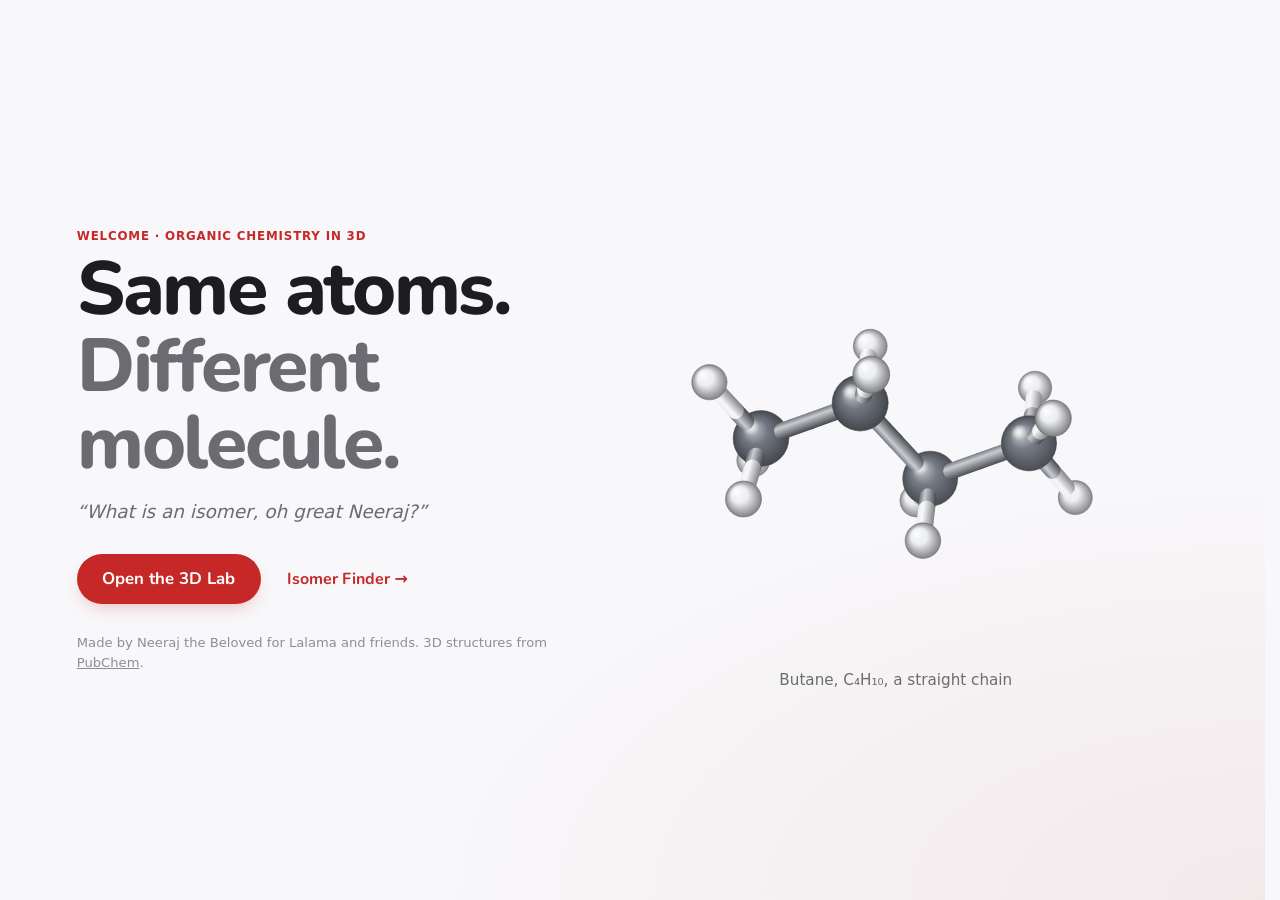
<file: index.html>
<!doctype html>
<html lang="en">
<head>
  <meta charset="utf-8">
  <meta name="viewport" content="width=device-width, initial-scale=1">
  <title>Isomers by Neeraj the Beloved</title>
  <meta name="description" content="3D isomer models you can turn, twist and compare. Made by Neeraj the Beloved for Lalama and friends.">
  <link rel="icon" href="data:image/svg+xml,%3Csvg xmlns='http://www.w3.org/2000/svg' viewBox='0 0 32 32'%3E%3Crect width='32' height='32' rx='7' fill='%23c62828'/%3E%3Cg stroke='white' stroke-width='2.2' stroke-linecap='round'%3E%3Cpath d='M10.5 16l-4-4.5M10.5 16l-4 4.5M10.5 16l2.5-5M21.5 16l4-4.5M21.5 16l4 4.5M21.5 16l-2.5-5'/%3E%3C/g%3E%3Ccircle cx='10.5' cy='16' r='3' fill='white'/%3E%3Ccircle cx='21.5' cy='16' r='3' fill='white'/%3E%3C/svg%3E">
  <link rel="preconnect" href="https://fonts.googleapis.com">
  <link rel="preconnect" href="https://fonts.gstatic.com" crossorigin>
  <link rel="stylesheet" href="https://fonts.googleapis.com/css2?family=Nunito:wght@600;700;800&display=swap">
  <link rel="stylesheet" href="css/style.css">
</head>
<body>
  <main class="hero">
    <div class="hero-text">
      <p class="kicker">Welcome · Organic chemistry in 3D</p>
      <h1>Same atoms.<br><span class="gray">Different molecule.</span></h1>
      <p class="hook">“What is an isomer, oh great Neeraj?”</p>
      <div class="hero-actions">
        <a class="btn primary big" href="lab.html">Open the 3D Lab</a>
        <a class="text-link" href="finder.html">Isomer Finder</a>
      </div>
      <p class="credit">Made by Neeraj the Beloved for Lalama and friends. 3D structures from <a href="https://pubchem.ncbi.nlm.nih.gov/" rel="noopener">PubChem</a>.</p>
    </div>
    <div class="hero-model">
      <div id="home-model"></div>
      <p class="hero-label" id="home-label"></p>
    </div>
  </main>

  <script src="js/site.js"></script>
  <script src="js/structures.js"></script>
  <script src="js/molecules.js"></script>
  <script src="js/viewer3d.js"></script>
  <script src="js/home.js"></script>
</body>
</html>
</file>
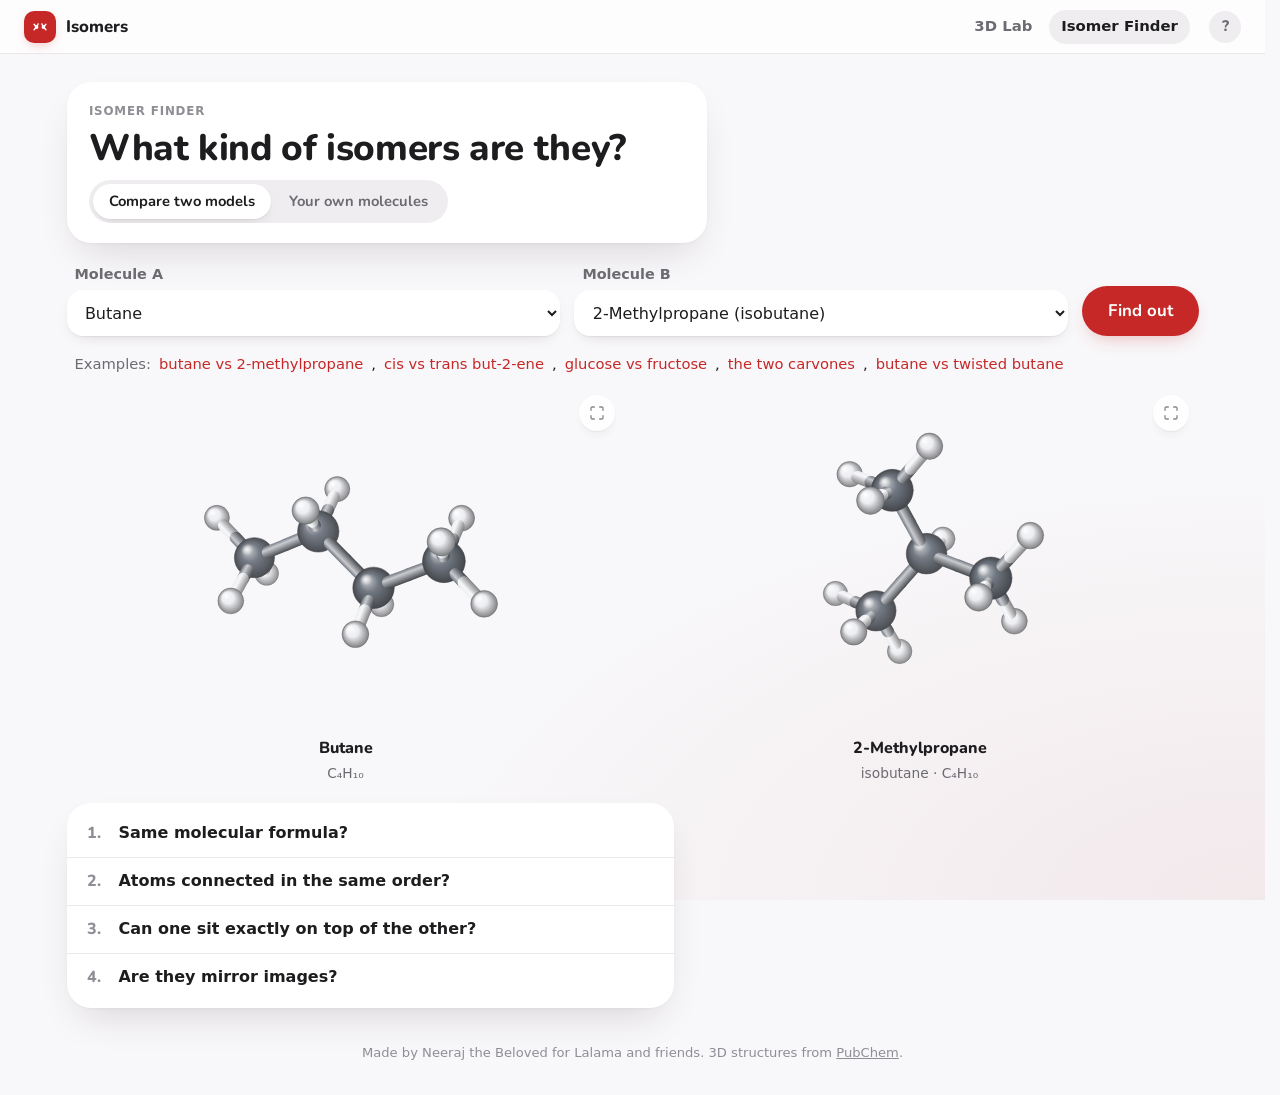
<file: finder.html>
<!doctype html>
<html lang="en">
<head>
  <meta charset="utf-8">
  <meta name="viewport" content="width=device-width, initial-scale=1">
  <title>Isomer Finder · Isomers by Neeraj the Beloved</title>
  <meta name="description" content="Pick two molecules and find out if they are constitutional isomers, cis/trans isomers, enantiomers, the same molecule, or not isomers at all.">
  <link rel="icon" href="data:image/svg+xml,%3Csvg xmlns='http://www.w3.org/2000/svg' viewBox='0 0 32 32'%3E%3Crect width='32' height='32' rx='7' fill='%23c62828'/%3E%3Cg stroke='white' stroke-width='2.2' stroke-linecap='round'%3E%3Cpath d='M10.5 16l-4-4.5M10.5 16l-4 4.5M10.5 16l2.5-5M21.5 16l4-4.5M21.5 16l4 4.5M21.5 16l-2.5-5'/%3E%3C/g%3E%3Ccircle cx='10.5' cy='16' r='3' fill='white'/%3E%3Ccircle cx='21.5' cy='16' r='3' fill='white'/%3E%3C/svg%3E">
  <link rel="preconnect" href="https://fonts.googleapis.com">
  <link rel="preconnect" href="https://fonts.gstatic.com" crossorigin>
  <link rel="stylesheet" href="https://fonts.googleapis.com/css2?family=Nunito:wght@600;700;800&display=swap">
  <link rel="stylesheet" href="css/style.css">
</head>
<body>
  <header class="topbar">
    <a class="brand" href="index.html">
      <span class="logo" aria-hidden="true"><svg viewBox="0 0 32 32"><g stroke="#fff" stroke-width="2.2" stroke-linecap="round"><path d="M10.5 16l-4-4.5M10.5 16l-4 4.5M10.5 16l2.5-5M21.5 16l4-4.5M21.5 16l4 4.5M21.5 16l-2.5-5"/></g><circle cx="10.5" cy="16" r="3" fill="#fff"/><circle cx="21.5" cy="16" r="3" fill="#fff"/></svg></span>
      Isomers
    </a>
    <div class="topbar-mid"></div>
    <nav class="topnav" aria-label="Main">
      <a href="lab.html">3D Lab</a>
      <a href="finder.html"><span class="long">Isomer </span>Finder</a>
    </nav>
    <button class="help-btn" type="button" data-help aria-label="How it works" title="How it works">?</button>
  </header>

  <main class="page">
    <div class="card info">
      <p class="kicker">Isomer Finder</p>
      <h1>What kind of isomers are they?</h1>
      <div class="tabs seg-tabs" role="tablist" aria-label="Finder modes">
        <button type="button" role="tab" id="tab-compare" aria-controls="panel-compare" data-hash="compare">Compare<span class="long"> two models</span></button>
        <button type="button" role="tab" id="tab-guided" aria-controls="panel-guided" data-hash="guided">Your own<span class="long"> molecules</span></button>
      </div>
    </div>

    <!-- Compare two molecules from the list -->
    <section id="panel-compare" role="tabpanel" aria-labelledby="tab-compare">
      <div class="pick-row">
        <div class="pick">
          <label for="pick-a">Molecule A</label>
          <select id="pick-a"></select>
        </div>
        <div class="pick">
          <label for="pick-b">Molecule B</label>
          <select id="pick-b"></select>
        </div>
        <button type="button" class="btn primary big" id="run">Find out</button>
      </div>
      <div class="examples" id="presets"><span class="muted">Examples:</span></div>
      <div class="compare-grid">
        <div id="stage-a"></div>
        <div id="stage-b"></div>
      </div>
      <div class="finder-results" id="compare-results">
        <ol class="flow card" id="flow-compare" aria-label="The four questions"></ol>
        <div class="verdict card" id="verdict-compare" hidden aria-live="polite"></div>
      </div>
    </section>

    <!-- Yes/no questions for any two molecules -->
    <section id="panel-guided" role="tabpanel" aria-labelledby="tab-guided" hidden>
      <div class="finder-results">
        <ol class="flow card" id="flow-guided" aria-label="Your answers so far"></ol>
        <div>
          <div class="card guided-card" id="guided-card">
            <p class="kicker" id="g-count"></p>
            <h3 id="g-q"></h3>
            <p class="hint" id="g-hint"></p>
            <div class="btn-row">
              <button type="button" class="btn primary" id="g-yes">Yes</button>
              <button type="button" class="btn" id="g-no">No</button>
              <button type="button" class="btn" id="g-back">Back</button>
            </div>
          </div>
          <div class="verdict card" id="verdict-guided" hidden aria-live="polite"></div>
        </div>
      </div>
    </section>

    <p class="credit">Made by Neeraj the Beloved for Lalama and friends. 3D structures from <a href="https://pubchem.ncbi.nlm.nih.gov/" rel="noopener">PubChem</a>.</p>
  </main>

  <dialog class="help" id="help" aria-labelledby="help-title">
    <h2 id="help-title">How it works</h2>
    <ol>
      <li><span class="n">1</span><span><b>Pick two molecules</b> from the lists, or tap an example.</span></li>
      <li><span class="n">2</span><span><b>Press Find out.</b> The Finder asks four yes/no questions about them.</span></li>
      <li><span class="n">3</span><span><b>Read the verdict:</b> constitutional isomers, cis/trans isomers, enantiomers, the same molecule, or not isomers.</span></li>
      <li><span class="n">4</span><span><b>Molecules on paper?</b> Open “Your own molecules” and answer the questions yourself.</span></li>
    </ol>
    <button type="button" class="btn primary" data-close>Got it</button>
  </dialog>

  <script src="js/site.js"></script>
  <script src="js/structures.js"></script>
  <script src="js/molecules.js"></script>
  <script src="js/viewer3d.js"></script>
  <script src="js/finder.js"></script>
</body>
</html>
</file>
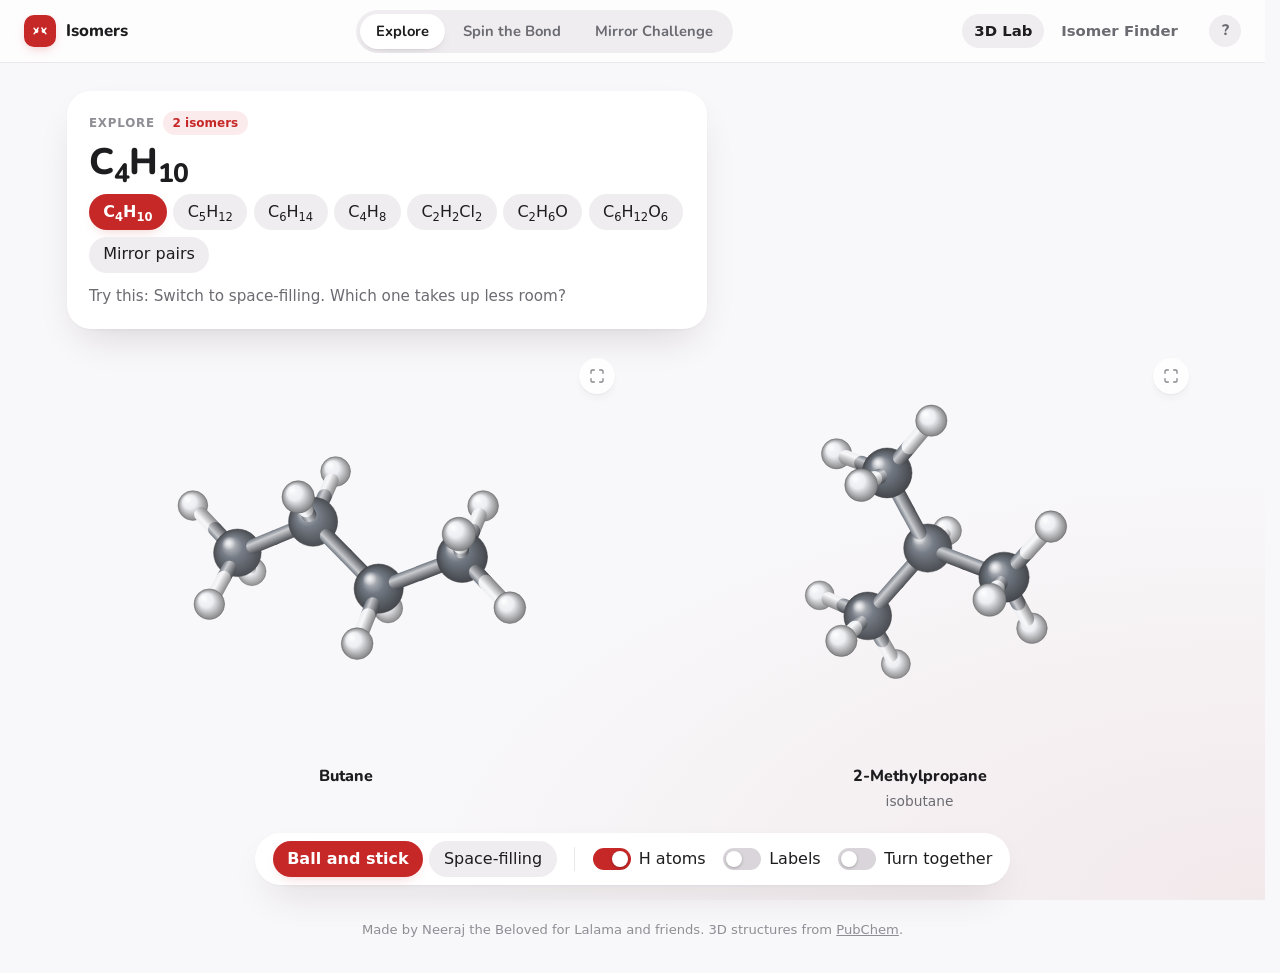
<file: lab.html>
<!doctype html>
<html lang="en">
<head>
  <meta charset="utf-8">
  <meta name="viewport" content="width=device-width, initial-scale=1">
  <title>3D Lab · Isomers by Neeraj the Beloved</title>
  <meta name="description" content="Turn 3D models of isomers, twist single and double bonds, and try to stack a molecule on its mirror image.">
  <link rel="icon" href="data:image/svg+xml,%3Csvg xmlns='http://www.w3.org/2000/svg' viewBox='0 0 32 32'%3E%3Crect width='32' height='32' rx='7' fill='%23c62828'/%3E%3Cg stroke='white' stroke-width='2.2' stroke-linecap='round'%3E%3Cpath d='M10.5 16l-4-4.5M10.5 16l-4 4.5M10.5 16l2.5-5M21.5 16l4-4.5M21.5 16l4 4.5M21.5 16l-2.5-5'/%3E%3C/g%3E%3Ccircle cx='10.5' cy='16' r='3' fill='white'/%3E%3Ccircle cx='21.5' cy='16' r='3' fill='white'/%3E%3C/svg%3E">
  <link rel="preconnect" href="https://fonts.googleapis.com">
  <link rel="preconnect" href="https://fonts.gstatic.com" crossorigin>
  <link rel="stylesheet" href="https://fonts.googleapis.com/css2?family=Nunito:wght@600;700;800&display=swap">
  <link rel="stylesheet" href="css/style.css">
</head>
<body>
  <header class="topbar">
    <a class="brand" href="index.html">
      <span class="logo" aria-hidden="true"><svg viewBox="0 0 32 32"><g stroke="#fff" stroke-width="2.2" stroke-linecap="round"><path d="M10.5 16l-4-4.5M10.5 16l-4 4.5M10.5 16l2.5-5M21.5 16l4-4.5M21.5 16l4 4.5M21.5 16l-2.5-5"/></g><circle cx="10.5" cy="16" r="3" fill="#fff"/><circle cx="21.5" cy="16" r="3" fill="#fff"/></svg></span>
      Isomers
    </a>
    <div class="topbar-mid">
      <div class="tabs seg-tabs" role="tablist" aria-label="Lab activities">
        <button type="button" role="tab" id="tab-explore" aria-controls="panel-explore" data-hash="explore">Explore</button>
        <button type="button" role="tab" id="tab-spin" aria-controls="panel-spin" data-hash="spin">Spin the Bond</button>
        <button type="button" role="tab" id="tab-mirror" aria-controls="panel-mirror" data-hash="mirror">Mirror Challenge</button>
      </div>
    </div>
    <nav class="topnav" aria-label="Main">
      <a href="lab.html">3D Lab</a>
      <a href="finder.html"><span class="long">Isomer </span>Finder</a>
    </nav>
    <button class="help-btn" type="button" data-help aria-label="How it works" title="How it works">?</button>
  </header>

  <main class="page">
    <!-- Explore -->
    <section id="panel-explore" role="tabpanel" aria-labelledby="tab-explore">
      <div class="card info">
        <p class="kicker">Explore <span class="tag" id="set-count"></span></p>
        <h1 id="set-title"></h1>
        <div class="choices" id="set-picker" role="group" aria-label="Molecular formula"></div>
        <p class="tip" id="set-tip"></p>
      </div>
      <div class="viewer-grid" id="explore-grid"></div>
      <div class="dock" role="group" aria-label="Model options">
        <div class="choices" id="style-picker" role="group" aria-label="Model style">
          <button type="button" data-style="ball" aria-pressed="true">Ball and stick</button>
          <button type="button" data-style="space" aria-pressed="false">Space-filling</button>
        </div>
        <span class="dock-sep" aria-hidden="true"></span>
        <label class="check"><input type="checkbox" id="opt-h" checked> H atoms</label>
        <label class="check"><input type="checkbox" id="opt-labels"> Labels</label>
        <label class="check"><input type="checkbox" id="opt-sync"> Turn together</label>
      </div>
    </section>

    <!-- Spin the Bond -->
    <section id="panel-spin" role="tabpanel" aria-labelledby="tab-spin" hidden>
      <div class="split">
        <div class="split-stage" id="spin-stage"></div>
        <div class="side card">
          <p class="kicker">Spin the Bond</p>
          <div class="choices" id="spin-picker" role="group" aria-label="Choose a molecule"></div>
          <h2 id="spin-name"></h2>
          <p class="sub" id="spin-sub"></p>
          <label class="slider-label" for="twist">Twist the bond <output id="twist-out" for="twist">0°</output></label>
          <input type="range" id="twist" min="-180" max="180" step="1" value="0">
          <div class="readout" id="spin-readout"></div>
          <div class="btn-row">
            <button type="button" class="btn" id="spin-play">Spin it</button>
            <button type="button" class="btn primary" id="spin-flip">Force a flip</button>
            <button type="button" class="btn" id="spin-reset">Reset</button>
          </div>
          <div class="status" id="spin-status" aria-live="polite"></div>
        </div>
      </div>
    </section>

    <!-- Mirror Challenge -->
    <section id="panel-mirror" role="tabpanel" aria-labelledby="tab-mirror" hidden>
      <div class="split">
        <div class="split-stage">
          <div id="mirror-stage"></div>
          <p class="how-to">Dashed circles are the target and stay still. The solid molecule is yours.</p>
        </div>
        <div class="side card">
          <p class="kicker">Mirror Challenge</p>
          <div class="choices" id="round-picker" role="group" aria-label="Round">
            <button type="button" data-round="copy" aria-pressed="true">Round 1: a copy</button>
            <button type="button" data-round="mirror" aria-pressed="false">Round 2: mirror image</button>
          </div>
          <p class="score"><b id="match-score">1</b> of 5 atoms line up</p>
          <div class="match-meter" id="match-meter"></div>
          <div class="btn-row">
            <button type="button" class="btn" id="mirror-shuffle">Shuffle</button>
            <button type="button" class="btn primary" id="mirror-show">Show me</button>
          </div>
          <div class="status" id="mirror-status" aria-live="polite"></div>
        </div>
      </div>
    </section>

    <p class="credit">Made by Neeraj the Beloved for Lalama and friends. 3D structures from <a href="https://pubchem.ncbi.nlm.nih.gov/" rel="noopener">PubChem</a>.</p>
  </main>

  <dialog class="help" id="help" aria-labelledby="help-title">
    <h2 id="help-title">How it works</h2>
    <ol>
      <li><span class="n">1</span><span><b>Drag a model</b> to turn it. Double-click resets it, and Ctrl + scroll zooms.</span></li>
      <li><span class="n">2</span><span><b>Explore</b> shows every isomer of a formula, all drawn to the same scale.</span></li>
      <li><span class="n">3</span><span><b>Spin the Bond</b> lets you twist single, double and triple bonds.</span></li>
      <li><span class="n">4</span><span><b>Mirror Challenge:</b> line your molecule up with the dashed target. Round 2 is the mirror image.</span></li>
    </ol>
    <button type="button" class="btn primary" data-close>Got it</button>
  </dialog>

  <script src="js/site.js"></script>
  <script src="js/structures.js"></script>
  <script src="js/molecules.js"></script>
  <script src="js/viewer3d.js"></script>
  <script src="js/lab.js"></script>
</body>
</html>
</file>
<file: css/style.css>
/* Isomers by Neeraj the Beloved — styles
   Soft and simple: a warm grey page, models sit straight on the background,
   rounded white cards, pill-shaped controls, gentle motion, help in a pop-up. */

:root {
  --bg: #f8f7f9;
  --bg-2: #f2e9eb;           /* the page warms slightly toward the bottom right */
  --card: #ffffff;
  --glass: rgba(255, 255, 255, 0.72);
  --text: #1d1d1f;
  --muted: #6b6b72;
  --faint: #8e8e95;
  --line: #ebe7ea;
  --chip: #f0edf0;
  --chip-hover: #e7e3e7;
  --switch-off: #d9d5da;
  --accent: #c62828;         /* red */
  --accent-ink: #ffffff;
  --accent-soft: #fcebec;
  --accent-glow: rgba(198, 40, 40, 0.35);
  --good: #187a4a;
  --good-soft: #e6f4ec;
  --bad: #b8322a;
  --bad-soft: #fcebea;
  --warn: #8a5a00;
  --warn-soft: #fdf3df;
  --viewer-bg: #f3f0f2;      /* atoms at the back fade slightly toward this */
  --shadow: 0 1px 3px rgba(40, 20, 30, 0.04), 0 18px 40px -14px rgba(40, 20, 30, 0.16);
  --shadow-sm: 0 1px 2px rgba(40, 20, 30, 0.06), 0 6px 16px -8px rgba(40, 20, 30, 0.18);
  --radius: 24px;
  --radius-sm: 16px;
  --font: system-ui, -apple-system, "Segoe UI", Roboto, Arial, sans-serif;
  --font-round: "Nunito", ui-rounded, system-ui, -apple-system, "Segoe UI", Roboto, Arial, sans-serif;
  --ease: cubic-bezier(0.22, 1, 0.36, 1);
  color-scheme: only light; /* always light, even when the computer or phone is set to dark */
}

/* ---------- Base ---------- */
*, *::before, *::after { box-sizing: border-box; }
[hidden] { display: none !important; }
html { font-size: 16px; -webkit-text-size-adjust: 100%; scrollbar-gutter: stable; scroll-behavior: smooth; }
@media (min-width: 1600px) { html { font-size: 18px; } }
@media (min-width: 2400px) { html { font-size: 21px; } }
body {
  margin: 0; min-height: 100vh;
  background-color: var(--bg);
  background-image:
    radial-gradient(1200px 600px at 100% 100%, var(--bg-2), transparent 70%),
    linear-gradient(160deg, var(--bg) 0%, var(--bg) 100%);
  background-attachment: fixed;
  color: var(--text); font-family: var(--font); font-size: 1rem; line-height: 1.55;
  -webkit-font-smoothing: antialiased;
}
h1, h2, h3 { font-family: var(--font-round); font-weight: 800; line-height: 1.12; margin: 0 0 0.5rem; letter-spacing: -0.01em; text-wrap: balance; }
h1 { font-size: clamp(1.7rem, 3.6vw, 2.3rem); }
h2 { font-size: 1.45rem; }
p { margin: 0 0 0.8rem; }
a { color: var(--accent); }
sub { font-size: 0.72em; line-height: 0; }
button, select, input { font: inherit; color: inherit; }
::selection { background: var(--accent-soft); color: var(--text); }
:focus-visible { outline: 3px solid var(--accent-glow); outline-offset: 3px; border-radius: 12px; }
.muted { color: var(--muted); }
.page { max-width: 1180px; margin: 0 auto; padding: 24px 16px 28px; }
@media (min-width: 720px) { .page { padding: 28px 24px 32px; } }
.credit { margin: 2.2rem 0 0; font-size: 0.82rem; color: var(--faint); text-align: center; }
.credit a { color: inherit; }

/* ---------- Gentle motion ---------- */
@keyframes rise { from { opacity: 0; transform: translateY(10px); } to { opacity: 1; transform: none; } }
@keyframes pop { from { opacity: 0; transform: translateY(4px) scale(0.98); } to { opacity: 1; transform: none; } }
[role="tabpanel"]:not([hidden]) { animation: rise 0.45s var(--ease) both; }

/* ---------- Top bar (frosted, stays at the top) ---------- */
.topbar {
  position: sticky; top: env(safe-area-inset-top, 0px); z-index: 50;
  display: flex; align-items: center; flex-wrap: wrap; gap: 0.6rem 1.2rem;
  padding: 0.6rem 16px;
  background: var(--glass); border-bottom: 1px solid var(--line);
  -webkit-backdrop-filter: saturate(180%) blur(16px); backdrop-filter: saturate(180%) blur(16px);
}
@media (min-width: 720px) { .topbar { padding: 0.6rem 24px; } }
.brand { display: inline-flex; align-items: center; gap: 0.6rem; font-family: var(--font-round); font-weight: 800; font-size: 1.05rem; color: var(--text); text-decoration: none; }
.logo {
  width: 32px; height: 32px; border-radius: 10px; flex: none; display: grid; place-items: center;
  background: var(--accent); box-shadow: 0 4px 12px -4px var(--accent-glow);
  transition: transform 0.3s var(--ease);
}
.brand:hover .logo { transform: rotate(-8deg) scale(1.05); }
.logo svg { width: 20px; height: 20px; }
.topbar-mid { flex: 1; display: flex; justify-content: center; min-width: 0; }
.topnav { display: flex; align-items: center; gap: 0.3rem; margin-left: auto; }
.topnav a {
  color: var(--muted); text-decoration: none; font-weight: 600; font-size: 0.93rem;
  padding: 0.35rem 0.75rem; border-radius: 999px; transition: background 0.2s, color 0.2s;
}
.topnav a:hover { color: var(--text); background: var(--chip); }
.topnav a[aria-current="page"] { color: var(--text); background: var(--chip); }
.help-btn {
  width: 32px; height: 32px; padding: 0; border-radius: 50%; cursor: pointer;
  border: none; background: var(--chip); color: var(--muted); font-family: var(--font-round); font-weight: 800; font-size: 0.95rem;
  transition: background 0.2s, color 0.2s, transform 0.2s var(--ease);
}
.help-btn:hover { color: var(--accent-ink); background: var(--accent); transform: scale(1.06); }
/* Not enough room for the tabs beside the links: give them their own row. */
@media (max-width: 960px) {
  .topbar-mid { order: 3; flex-basis: 100%; }
  .topbar-mid:empty { display: none; }
}
@media (max-width: 700px) {
  .topnav a { padding: 0.3rem 0.55rem; }
}
/* Small phones: shorter labels so everything fits on one line. */
@media (max-width: 420px) {
  .long { display: none; }
  .topbar { gap: 0.5rem 0.7rem; }
  .topnav { gap: 0.1rem; }
}

/* ---------- Cards ---------- */
.card { background: var(--card); border-radius: var(--radius); box-shadow: var(--shadow); padding: 1.25rem 1.4rem; }
.kicker {
  display: flex; align-items: center; gap: 0.5rem; margin: 0 0 0.45rem;
  font-size: 0.74rem; font-weight: 700; letter-spacing: 0.07em; text-transform: uppercase; color: var(--faint);
}
.tag {
  display: inline-block; padding: 0.15rem 0.6rem; border-radius: 999px;
  background: var(--accent-soft); color: var(--accent); font-size: 0.75rem; letter-spacing: 0; text-transform: none;
}
.info { max-width: 640px; margin-bottom: 1.2rem; }
.info h1 { margin-bottom: 0.7rem; }
.tip { color: var(--muted); margin: 0.8rem 0 0; font-size: 0.95rem; }

/* ---------- Buttons and controls (all rounded) ---------- */
.btn {
  display: inline-flex; align-items: center; justify-content: center;
  min-height: 42px; padding: 0.5rem 1.2rem; border: none; border-radius: 999px;
  background: var(--chip); color: var(--text); font-family: var(--font-round); font-weight: 700; cursor: pointer; text-decoration: none;
  transition: transform 0.2s var(--ease), box-shadow 0.2s var(--ease), background 0.2s, filter 0.2s;
}
.btn:hover { background: var(--chip-hover); transform: translateY(-1px); }
.btn:active { transform: translateY(0) scale(0.98); }
.btn:disabled { opacity: 0.45; cursor: not-allowed; transform: none; }
.btn.primary { background: var(--accent); color: var(--accent-ink); box-shadow: 0 8px 18px -8px var(--accent-glow); }
.btn.primary:hover { filter: brightness(1.07); box-shadow: 0 12px 24px -10px var(--accent-glow); }
.btn.big { min-height: 50px; padding: 0.65rem 1.6rem; font-size: 1.05rem; }
.text-link { color: var(--accent); font-family: var(--font-round); font-weight: 700; text-decoration: none; transition: opacity 0.2s; }
.text-link::after { content: "→"; display: inline-block; margin-left: 0.3em; transition: transform 0.25s var(--ease); }
.text-link:hover::after { transform: translateX(3px); }
.btn-row { display: flex; flex-wrap: wrap; gap: 0.5rem; margin: 1rem 0; }

.choices { display: flex; flex-wrap: wrap; gap: 0.4rem; }
.choices button {
  min-height: 36px; padding: 0.3rem 0.9rem; border: none; border-radius: 999px;
  background: var(--chip); color: var(--text); cursor: pointer;
  transition: background 0.2s, color 0.2s, transform 0.2s var(--ease), box-shadow 0.2s;
}
.choices button:hover { background: var(--chip-hover); transform: translateY(-1px); }
.choices button[aria-pressed="true"] {
  background: var(--accent); color: var(--accent-ink); font-weight: 600; box-shadow: 0 6px 14px -8px var(--accent-glow);
}

/* Checkboxes drawn as soft on/off switches */
.check { display: inline-flex; align-items: center; gap: 0.5rem; cursor: pointer; white-space: nowrap; user-select: none; }
.check input {
  appearance: none; -webkit-appearance: none; margin: 0; flex: none; cursor: pointer;
  position: relative; width: 38px; height: 22px; border-radius: 999px; background: var(--switch-off);
  transition: background 0.25s var(--ease);
}
.check input::before {
  content: ""; position: absolute; top: 3px; left: 3px; width: 16px; height: 16px; border-radius: 50%;
  background: #fff; box-shadow: 0 1px 3px rgba(0, 0, 0, 0.25); transition: transform 0.25s var(--ease);
}
.check input:checked { background: var(--accent); }
.check input:checked::before { transform: translateX(16px); }
.check input:focus-visible { outline: 3px solid var(--accent-glow); outline-offset: 2px; }

select {
  width: 100%; min-height: 46px; padding: 0.45rem 0.9rem; cursor: pointer;
  border: none; border-radius: var(--radius-sm); background: var(--card); box-shadow: var(--shadow-sm);
  transition: box-shadow 0.2s;
}
select:hover { box-shadow: var(--shadow); }
input[type="range"] { width: 100%; accent-color: var(--accent); cursor: pointer; }

/* The white pill toolbar under the models */
.dock {
  display: flex; flex-wrap: wrap; justify-content: center; align-items: center; gap: 0.6rem 1.1rem;
  width: fit-content; max-width: 100%; margin: 1.2rem auto 0; padding: 0.5rem 1.1rem;
  background: var(--card); border-radius: 28px; box-shadow: var(--shadow);
}
.dock-sep { width: 1px; height: 24px; background: var(--line); }

/* Segmented control used for tabs */
.seg-tabs {
  display: inline-flex; flex-wrap: nowrap; gap: 2px; padding: 4px; border-radius: 999px; background: var(--chip);
  max-width: 100%; overflow-x: auto; scrollbar-width: none;
}
.seg-tabs::-webkit-scrollbar { display: none; }
.seg-tabs [role="tab"] {
  flex: none; white-space: nowrap;
  border: none; background: none; padding: 0.38rem 1rem; border-radius: 999px;
  color: var(--muted); font-family: var(--font-round); font-weight: 700; font-size: 0.92rem; cursor: pointer;
  transition: background 0.25s var(--ease), color 0.2s, box-shadow 0.25s;
}
.seg-tabs [role="tab"]:hover { color: var(--text); }
@media (max-width: 420px) { .seg-tabs [role="tab"] { padding: 0.35rem 0.7rem; font-size: 0.86rem; } }
.seg-tabs [role="tab"][aria-selected="true"] { background: var(--card); color: var(--text); box-shadow: var(--shadow-sm); }

/* ---------- 3D models: no boxes, straight on the background ---------- */
.viewer-card { position: relative; margin: 0; display: flex; flex-direction: column; }
.viewer-wrap { position: relative; aspect-ratio: 4 / 3; max-width: 100%; min-height: 180px; }
.viewer-card--wide .viewer-wrap { aspect-ratio: 16 / 10; }
.viewer-wrap canvas {
  position: absolute; inset: 0; width: 100%; height: 100%; display: block; border-radius: var(--radius);
  cursor: grab; outline: none; touch-action: none; -webkit-user-select: none; user-select: none;
  -webkit-tap-highlight-color: transparent;
}
.viewer-wrap canvas:active, .viewer-wrap canvas.dragging { cursor: grabbing; }
.viewer-wrap canvas:focus-visible { box-shadow: inset 0 0 0 3px var(--accent-glow); }
/* On phones, let vertical swipes scroll the page (sideways drags still turn the model). */
@media (max-width: 700px) {
  .viewer-wrap canvas { touch-action: pan-y; }
  .viewer-card--challenge .viewer-wrap canvas { touch-action: none; }
  .viewer-wrap { max-height: 55vh; }
}
.viewer-fs {
  position: absolute; top: 10px; right: 10px; width: 36px; height: 36px; padding: 0;
  display: grid; place-items: center; cursor: pointer; border: none; border-radius: 50%;
  background: var(--card); color: var(--muted); box-shadow: var(--shadow-sm); opacity: 0.8;
  transition: opacity 0.2s, transform 0.2s var(--ease), color 0.2s;
}
.viewer-fs:hover { opacity: 1; color: var(--text); transform: scale(1.08); }
.viewer-fs svg { width: 16px; height: 16px; }
.viewer-cap { padding: 0.15rem 0.5rem 0; text-align: center; }
.viewer-name { font-family: var(--font-round); font-weight: 800; display: block; }
.viewer-alt { color: var(--muted); font-size: 0.86rem; }
.viewer-alt:empty { display: none; }
.viewer-card:fullscreen { width: 100vw; height: 100vh; background: var(--bg); padding-bottom: 12px; }
/* !important so the height caps used on the page never shrink a full-screen model. */
.viewer-card:fullscreen .viewer-wrap { flex: 1; aspect-ratio: auto; max-height: none !important; }
.viewer-card.is-expanded {
  position: fixed; inset: 0; z-index: 1000; background: var(--bg);
  padding: env(safe-area-inset-top, 0px) env(safe-area-inset-right, 0px) max(12px, env(safe-area-inset-bottom, 0px)) env(safe-area-inset-left, 0px);
  animation: pop 0.3s var(--ease) both;
}
.viewer-card.is-expanded .viewer-wrap { flex: 1; aspect-ratio: auto; max-height: none !important; }
body.has-expanded { overflow: hidden; }

.viewer-grid { display: grid; gap: 1.4rem 1rem; grid-template-columns: repeat(auto-fit, minmax(min(100%, 260px), 1fr)); }
/* Keep the first row of Explore models on screen under the info card, even on short laptop screens. */
@media (min-width: 900px) { #explore-grid .viewer-wrap { max-height: 46vh; } }
@media (min-width: 900px) {
  .viewer-grid[data-count="2"] { grid-template-columns: repeat(2, 1fr); }
  .viewer-grid[data-count="3"], .viewer-grid[data-count="5"], .viewer-grid[data-count="6"] { grid-template-columns: repeat(3, 1fr); }
  .viewer-grid[data-count="4"] { grid-template-columns: repeat(2, 1fr); }
}

/* ---------- Home: one screen, headline on the left, big model on the right ---------- */
.hero {
  min-height: 100vh; display: grid; align-items: center; gap: 1rem 3rem;
  padding: 2rem max(16px, 6vw);
}
@media (min-width: 860px) { .hero { grid-template-columns: minmax(0, 0.9fr) minmax(0, 1.1fr); } }
.hero-text > * { animation: rise 0.7s var(--ease) both; }
.hero-text > :nth-child(2) { animation-delay: 0.06s; }
.hero-text > :nth-child(3) { animation-delay: 0.12s; }
.hero-text > :nth-child(4) { animation-delay: 0.18s; }
.hero-text > :nth-child(5) { animation-delay: 0.24s; }
.hero-model { animation: rise 0.9s var(--ease) 0.1s both; }
.hero h1 { font-size: clamp(2.7rem, 6.2vw, 4.7rem); line-height: 1.02; letter-spacing: -0.03em; margin: 0.2rem 0 1rem; }
.hero h1 .gray { color: var(--muted); }
.hero .kicker { color: var(--accent); }
.hook { font-size: 1.15rem; font-style: italic; color: var(--muted); margin-bottom: 1.7rem; }
.hero-actions { display: flex; flex-wrap: wrap; align-items: center; gap: 0.8rem 1.6rem; }
.hero .credit { text-align: left; margin-top: 1.8rem; }
.hero-model .viewer-wrap { aspect-ratio: 5 / 4; max-height: 70vh; }
.hero-label { text-align: center; color: var(--muted); font-size: 0.95rem; margin: -0.4rem 0 0; min-height: 1.5em; transition: opacity 0.3s; }
@media (max-width: 859px) {
  .hero { min-height: auto; padding-top: 3rem; }
  .hero-model .viewer-wrap { max-height: 50vh; }
}

/* ---------- Lab ---------- */
.split { display: grid; gap: 1.4rem; align-items: center; }
@media (min-width: 900px) {
  .split { grid-template-columns: minmax(0, 1.6fr) minmax(300px, 1fr); }
  .split .viewer-card--wide .viewer-wrap { max-height: calc(100vh - 150px); }
}
.split-stage { min-width: 0; }
.side { min-width: 0; }
.side h2 { font-size: 1.5rem; margin: 1rem 0 0.1rem; }
.side .sub { color: var(--muted); margin: 0 0 1rem; }
.slider-label { display: flex; justify-content: space-between; font-weight: 650; margin-bottom: 0.25rem; }
.slider-label output { font-variant-numeric: tabular-nums; color: var(--accent); }
.readout { margin: 0.7rem 0; color: var(--muted); }
.readout p { margin: 0.2rem 0; }
.readout b { color: var(--text); }
.status {
  padding: 0.85rem 1rem; border-radius: var(--radius-sm); background: var(--chip);
  transition: background 0.3s;
}
.status.pop { animation: pop 0.35s var(--ease) both; }
.status:empty { display: none; }
.status.good { background: var(--good-soft); }
.status.bad { background: var(--bad-soft); }
.status.warn { background: var(--warn-soft); }
.status p { margin: 0; }
.status p + p { margin-top: 0.45rem; }
.how-to { font-size: 0.88rem; color: var(--muted); margin: 0.4rem 0 0; text-align: center; }

.score { font-size: 1.1rem; margin: 1.1rem 0 0.6rem; }
.score b { font-family: var(--font-round); font-size: 1.8rem; font-variant-numeric: tabular-nums; }
.match-meter { display: flex; gap: 0.45rem; }
.atom-chip {
  width: 2.5rem; height: 2.5rem; border-radius: 50%; display: grid; place-items: center;
  font-weight: 700; font-size: 0.9rem; opacity: 0.3; transform: scale(0.9);
  transition: opacity 0.25s, transform 0.3s var(--ease), box-shadow 0.25s;
}
.atom-chip.on { opacity: 1; transform: scale(1); box-shadow: 0 0 0 3px var(--card), 0 0 0 6px var(--good); }

/* ---------- Finder ---------- */
.pick-row { display: grid; gap: 0.9rem; align-items: end; margin-top: 0.4rem; }
@media (min-width: 760px) { .pick-row { grid-template-columns: 1fr 1fr auto; } }
.pick label { display: block; font-weight: 650; font-size: 0.9rem; color: var(--muted); margin: 0 0 0.35rem 0.5rem; }
.examples { display: flex; flex-wrap: wrap; align-items: center; gap: 0 0.4rem; margin: 0.9rem 0 0.4rem 0.5rem; font-size: 0.92rem; }
.examples button { border: none; background: none; padding: 0.15rem 0.1rem; color: var(--accent); cursor: pointer; border-radius: 6px; }
.examples button:hover { text-decoration: underline; text-underline-offset: 3px; }
.compare-grid { display: grid; gap: 1rem; }
@media (min-width: 760px) { .compare-grid { grid-template-columns: 1fr 1fr; } }
#stage-a .viewer-wrap, #stage-b .viewer-wrap { aspect-ratio: 16 / 10; }
.finder-results { display: grid; gap: 1.1rem; align-items: start; margin-top: 1.1rem; }
@media (min-width: 900px) { .finder-results { grid-template-columns: minmax(0, 1.2fr) minmax(0, 1fr); } }
.flow { list-style: none; margin: 0; padding: 0.4rem 0; overflow: hidden; }
.flow-step { display: flex; gap: 0.75rem; padding: 0.7rem 1.3rem; transition: opacity 0.35s, background 0.35s; }
.flow-step + .flow-step { border-top: 1px solid var(--line); }
.flow-num { font-family: var(--font-round); font-weight: 800; color: var(--faint); min-width: 1.2rem; }
.flow-body { flex: 1; min-width: 0; }
.flow-q { margin: 0; font-weight: 600; }
.flow-ev { margin: 0.2rem 0 0; color: var(--muted); font-size: 0.92rem; animation: pop 0.35s var(--ease) both; }
.flow-ev:empty { display: none; }
.flow-ans { font-family: var(--font-round); font-weight: 800; }
.flow-step.yes .flow-ans { color: var(--good); }
.flow-step.no .flow-ans { color: var(--bad); }
.flow-step.active { background: var(--accent-soft); }
.flow.finished .flow-step.dim, .flow.running .flow-step.dim { opacity: 0.4; }
.verdict { animation: rise 0.45s var(--ease) both; }
.verdict h3 { font-size: 1.7rem; margin: 0 0 0.4rem; }
.verdict p { margin-bottom: 0.6rem; }
.guided-card h3 { font-size: 1.4rem; }
.hint { color: var(--muted); }

/* ---------- "How it works" pop-up ---------- */
.help {
  width: min(440px, calc(100vw - 32px)); padding: 1.7rem 1.7rem 1.5rem; border: none; border-radius: 28px;
  background: var(--card); color: var(--text); box-shadow: 0 30px 70px -20px rgba(0, 0, 0, 0.35);
}
.help[open] { animation: pop 0.3s var(--ease) both; }
.help::backdrop { background: rgba(20, 10, 15, 0.22); -webkit-backdrop-filter: blur(8px); backdrop-filter: blur(8px); }
.help h2 { margin: 0 0 1.1rem; }
.help ol { list-style: none; margin: 0 0 1.3rem; padding: 0; display: grid; gap: 0.85rem; }
.help li { display: flex; gap: 0.8rem; align-items: flex-start; color: var(--muted); }
.help li b { color: var(--text); font-weight: 600; }
.help .n {
  flex: none; width: 1.6rem; height: 1.6rem; border-radius: 50%; display: grid; place-items: center;
  background: var(--accent-soft); color: var(--accent); font-family: var(--font-round); font-size: 0.85rem; font-weight: 800; margin-top: 0.05rem;
}

@media (prefers-reduced-motion: reduce) {
  html { scroll-behavior: auto; }
  *, *::before, *::after { animation-duration: 0.01ms !important; animation-delay: 0s !important; transition-duration: 0.01ms !important; }
}
</file>
